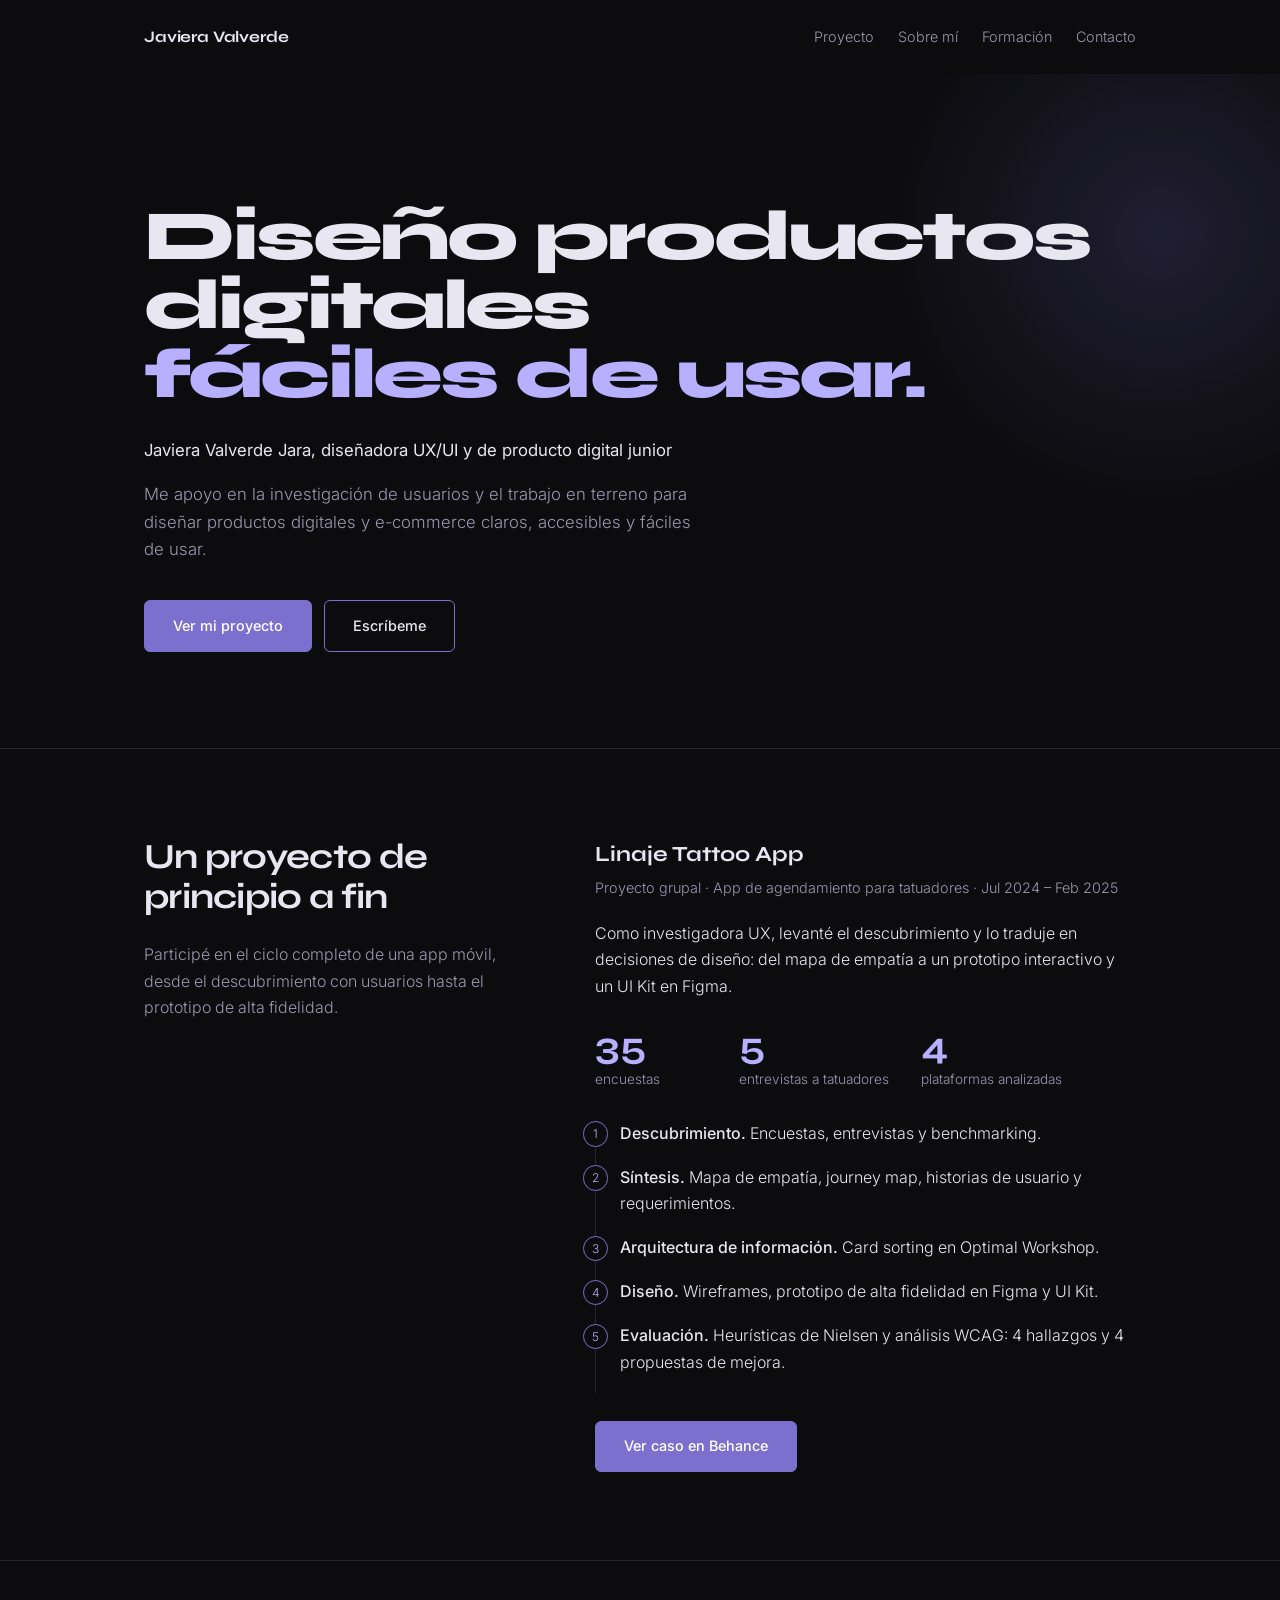
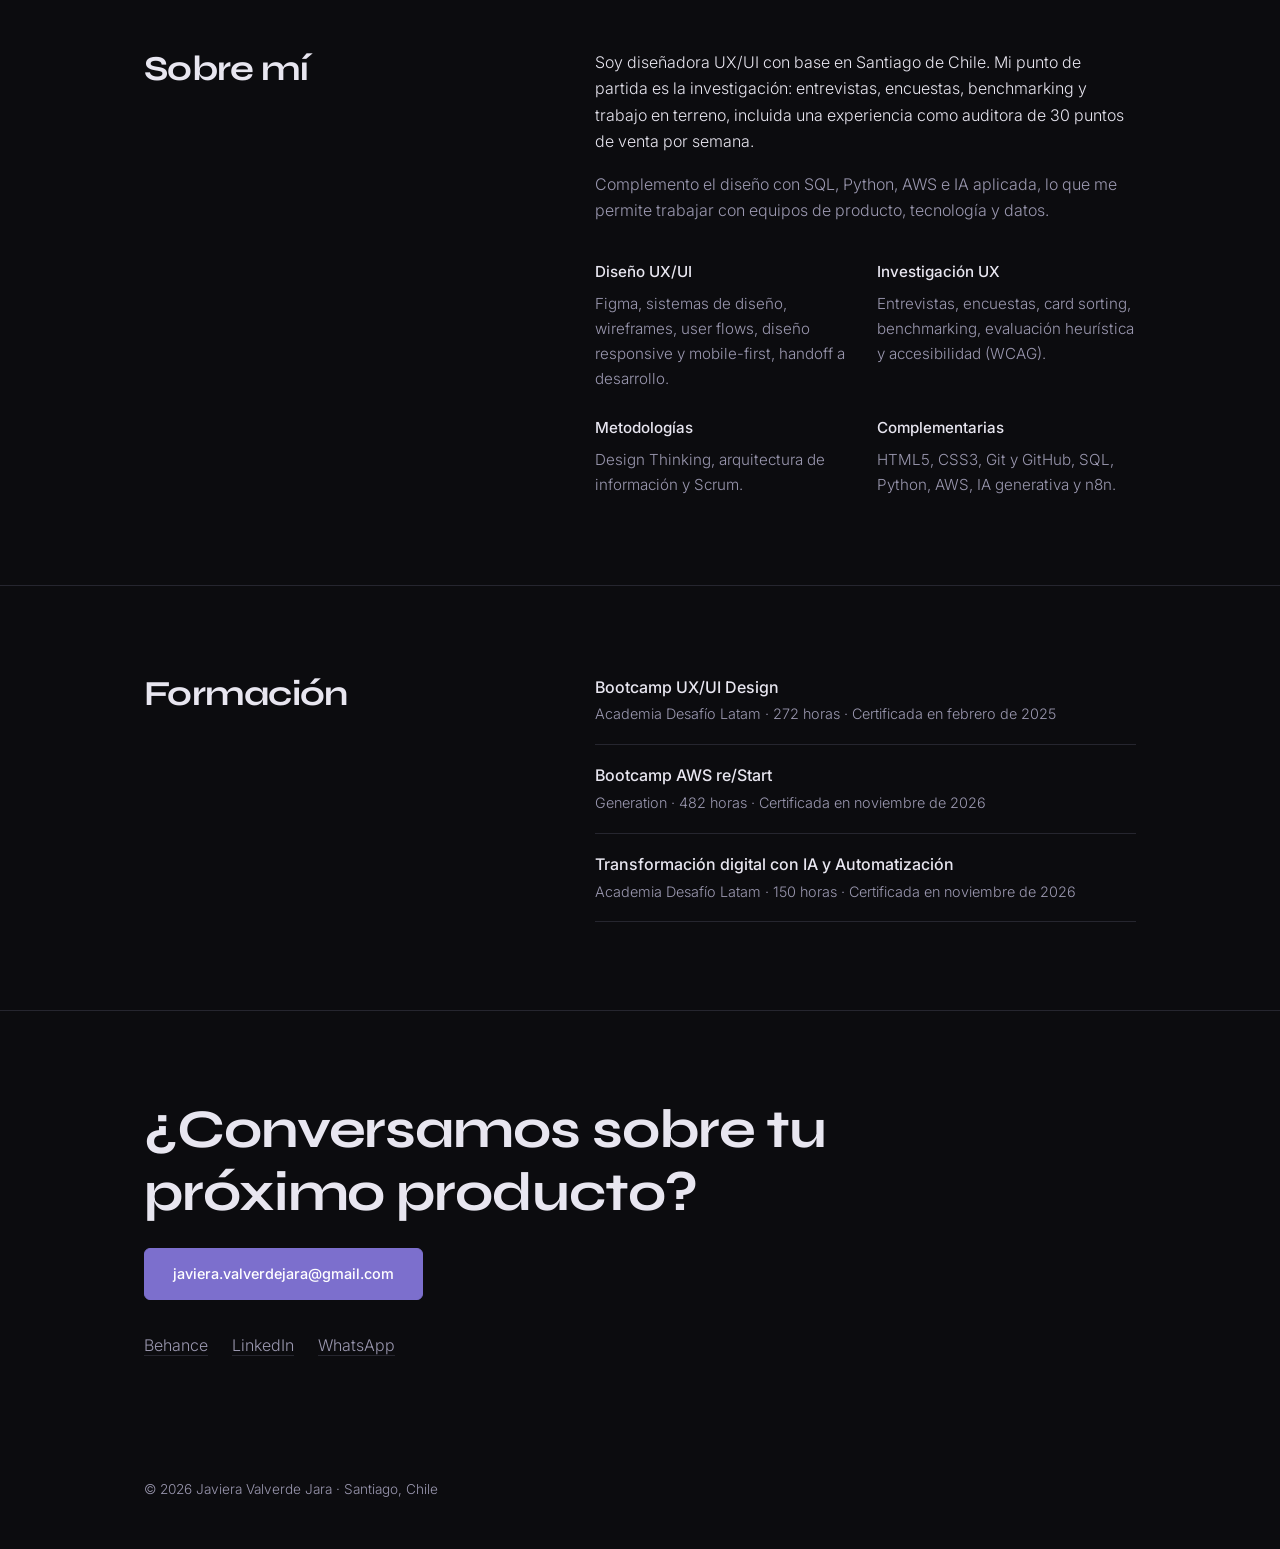
<file: index.html>
<!DOCTYPE html>
<html lang="es">
<head>
  <meta charset="UTF-8" />
  <meta name="viewport" content="width=device-width, initial-scale=1.0" />
  <title>Javiera Valverde Jara — Diseñadora UX/UI y de Producto Digital</title>
  <meta name="description" content="Diseñadora UX/UI junior con base en investigación de usuarios. Portafolio de producto digital, e-commerce y diseño centrado en las personas." />
  <link rel="preconnect" href="https://fonts.googleapis.com" />
  <link rel="preconnect" href="https://fonts.gstatic.com" crossorigin />
  <link href="https://fonts.googleapis.com/css2?family=Syne:wght@700;800&family=Inter:wght@300;400;500&display=swap" rel="stylesheet" />
  <link rel="stylesheet" href="/assets/styles.css" />
  <script src="/assets/main.js" defer></script>
</head>
<body>
  <header>
    <div class="wrap">
      <a class="brand" href="#inicio">Javiera Valverde</a>
      <button class="nav-toggle" type="button" aria-expanded="false" aria-controls="nav-links" aria-label="Menú">
        <span class="bars" aria-hidden="true"></span>
      </button>
      <nav id="nav-links" aria-label="Principal">
        <a href="#proyecto">Proyecto</a>
        <a href="#sobre-mi">Sobre mí</a>
        <a href="#formacion">Formación</a>
        <a href="#contacto">Contacto</a>
      </nav>
    </div>
  </header>

  <main id="inicio">
    <div class="hero">
      <div class="glow" aria-hidden="true"></div>
      <div class="wrap">
        <h1>Diseño productos digitales <span class="l2">fáciles de usar.</span></h1>
        <p class="role">Javiera Valverde Jara, diseñadora UX/UI y de producto digital junior</p>
        <p class="lead">Me apoyo en la investigación de usuarios y el trabajo en terreno para diseñar productos digitales y e-commerce claros, accesibles y fáciles de usar.</p>
        <div class="actions">
          <a class="btn primary" href="#proyecto">Ver mi proyecto</a>
          <a class="btn ghost" href="mailto:javiera.valverdejara@gmail.com">Escríbeme</a>
        </div>
      </div>
    </div>

    <section id="proyecto" class="project">
      <div class="wrap cols">
        <div>
          <h2>Un proyecto de principio a fin</h2>
          <p class="muted">Participé en el ciclo completo de una app móvil, desde el descubrimiento con usuarios hasta el prototipo de alta fidelidad.</p>
        </div>
        <div>
          <h3>Linaje Tattoo App</h3>
          <p class="meta">Proyecto grupal · App de agendamiento para tatuadores · Jul 2024 – Feb 2025</p>
          <p>Como investigadora UX, levanté el descubrimiento y lo traduje en decisiones de diseño: del mapa de empatía a un prototipo interactivo y un UI Kit en Figma.</p>
          <div class="figures">
            <div><strong>35</strong><span>encuestas</span></div>
            <div><strong>5</strong><span>entrevistas a tatuadores</span></div>
            <div><strong>4</strong><span>plataformas analizadas</span></div>
          </div>
          <ol class="steps">
            <li><b>Descubrimiento.</b> Encuestas, entrevistas y benchmarking.</li>
            <li><b>Síntesis.</b> Mapa de empatía, journey map, historias de usuario y requerimientos.</li>
            <li><b>Arquitectura de información.</b> Card sorting en Optimal Workshop.</li>
            <li><b>Diseño.</b> Wireframes, prototipo de alta fidelidad en Figma y UI Kit.</li>
            <li><b>Evaluación.</b> Heurísticas de Nielsen y análisis WCAG: 4 hallazgos y 4 propuestas de mejora.</li>
          </ol>
          <a class="btn primary" href="https://www.behance.net/gallery/250380547/Linaje-Tattoo-App" target="_blank" rel="noopener">Ver caso en Behance</a>
        </div>
      </div>
    </section>

    <section id="sobre-mi">
      <div class="wrap cols">
        <div>
          <h2>Sobre mí</h2>
        </div>
        <div>
          <p>Soy diseñadora UX/UI con base en Santiago de Chile. Mi punto de partida es la investigación: entrevistas, encuestas, benchmarking y trabajo en terreno, incluida una experiencia como auditora de 30 puntos de venta por semana.</p>
          <p class="muted">Complemento el diseño con SQL, Python, AWS e IA aplicada, lo que me permite trabajar con equipos de producto, tecnología y datos.</p>
          <div class="skills" style="margin-top:2.25rem">
            <div><h3>Diseño UX/UI</h3><p>Figma, sistemas de diseño, wireframes, user flows, diseño responsive y mobile-first, handoff a desarrollo.</p></div>
            <div><h3>Investigación UX</h3><p>Entrevistas, encuestas, card sorting, benchmarking, evaluación heurística y accesibilidad (WCAG).</p></div>
            <div><h3>Metodologías</h3><p>Design Thinking, arquitectura de información y Scrum.</p></div>
            <div><h3>Complementarias</h3><p>HTML5, CSS3, Git y GitHub, SQL, Python, AWS, IA generativa y n8n.</p></div>
          </div>
        </div>
      </div>
    </section>

    <section id="formacion">
      <div class="wrap cols">
        <div><h2>Formación</h2></div>
        <ul class="edu">
          <li><b>Bootcamp UX/UI Design</b><span>Academia Desafío Latam · 272 horas · Certificada en febrero de 2025</span></li>
          <li><b>Bootcamp AWS re/Start</b><span>Generation · 482 horas · Certificada en noviembre de 2026</span></li>
          <li><b>Transformación digital con IA y Automatización</b><span>Academia Desafío Latam · 150 horas · Certificada en noviembre de 2026</span></li>
        </ul>
      </div>
    </section>

    <section id="contacto" class="contact">
      <div class="wrap">
        <h2>¿Conversamos sobre tu próximo producto?</h2>
        <a class="btn primary" href="mailto:javiera.valverdejara@gmail.com">javiera.valverdejara@gmail.com</a>
        <div class="links">
          <a href="https://www.behance.net/javieravalverde1" target="_blank" rel="noopener">Behance</a>
          <a href="https://linkedin.com/in/javieravalverde" target="_blank" rel="noopener">LinkedIn</a>
          <a href="https://wa.me/56986107573" target="_blank" rel="noopener">WhatsApp</a>
        </div>
      </div>
    </section>
  </main>

  <footer>
    <div class="wrap">© 2026 Javiera Valverde Jara · Santiago, Chile</div>
  </footer>
</body>
</html>
</file>
<file: assets/styles.css>
:root {
  --bg: #0C0C0F;
  --surface: #14141A;
  --line: #26262F;
  --ink: #E8E6F0;
  --ink-soft: #9B98B0;
  --accent: #7C6FCD;
  --accent2: #B8AFFE;
  --ff-head: 'Syne', system-ui, sans-serif;
  --ff-body: 'Inter', system-ui, sans-serif;
}
*, *::before, *::after { box-sizing: border-box; margin: 0; padding: 0; }
html { scroll-behavior: smooth; }
body {
  background: var(--bg);
  color: var(--ink);
  font-family: var(--ff-body);
  font-weight: 300;
  line-height: 1.65;
  -webkit-font-smoothing: antialiased;
}
a { color: inherit; }
a:focus-visible, .btn:focus-visible { outline: 2px solid var(--accent2); outline-offset: 3px; border-radius: 4px; }
.wrap { max-width: 1040px; margin: 0 auto; padding: 0 1.5rem; }

/* Header */
header { position: relative; z-index: 10; padding: 1.5rem 0; }
header .wrap { display: flex; justify-content: space-between; align-items: center; gap: 1rem; }
.brand { font-family: var(--ff-head); font-weight: 700; text-decoration: none; letter-spacing: -0.01em; }
nav { display: flex; gap: 1.5rem; font-size: 0.9rem; color: var(--ink-soft); }
nav a { text-decoration: none; transition: color 0.2s; }
nav a:hover { color: var(--ink); }

/* Hero */
.hero { position: relative; padding: clamp(4rem, 12vw, 8rem) 0 clamp(3rem, 8vw, 6rem); overflow: hidden; }
.glow {
  position: absolute; width: 560px; height: 560px; right: -160px; top: -120px;
  background: radial-gradient(circle, rgba(124,111,205,0.18) 0%, transparent 70%);
  pointer-events: none;
}
.hero h1 {
  position: relative;
  font-family: var(--ff-head);
  font-weight: 800;
  font-size: clamp(2.4rem, 6.5vw, 4.4rem);
  line-height: 0.98;
  letter-spacing: -0.04em;
  margin-bottom: 1.75rem;
}
.hero h1 { text-wrap: balance; }
.hero h1 .l2 { color: var(--accent2); }
.role { font-size: 1.05rem; color: var(--ink); margin-bottom: 0.75rem; font-weight: 400; }
.lead { max-width: 60ch; text-wrap: pretty; color: var(--ink-soft); font-size: 1.05rem; margin-bottom: 2.25rem; }
.actions { display: flex; flex-wrap: wrap; gap: 0.75rem; }
.btn {
  display: inline-block; padding: 0.8rem 1.75rem; border-radius: 6px;
  font-size: 0.9rem; font-weight: 500; text-decoration: none;
  border: 1px solid var(--accent); transition: background 0.2s, color 0.2s, border-color 0.2s;
}
.btn.primary { background: var(--accent); color: #fff; }
.btn.primary:hover { background: var(--accent2); color: #0C0C0F; border-color: var(--accent2); }
.btn.ghost { color: var(--ink); }
.btn.ghost:hover { border-color: var(--accent2); color: var(--accent2); }

/* Entrada del hero: la única animación de carga */
@media (prefers-reduced-motion: no-preference) {
  .hero h1 { animation: rise 0.9s cubic-bezier(.2,.7,.2,1) both; }
  @keyframes rise { from { opacity: 0; transform: translateY(28px); } to { opacity: 1; transform: none; } }
}

/* Secciones */
section { padding: clamp(3rem, 8vw, 5.5rem) 0; border-top: 1px solid var(--line); }
h2 { font-family: var(--ff-head); font-size: clamp(1.6rem, 4vw, 2.2rem); letter-spacing: -0.02em; line-height: 1.15; margin-bottom: 1.5rem; }
.cols { display: grid; grid-template-columns: 1fr; gap: 2.5rem; }
@media (min-width: 820px) { .cols { grid-template-columns: 5fr 7fr; gap: 4rem; } }
p + p { margin-top: 1rem; }
.muted { color: var(--ink-soft); }

/* Proyecto */
.project h3 { font-family: var(--ff-head); font-size: 1.35rem; margin-bottom: 0.25rem; }
.meta { color: var(--ink-soft); font-size: 0.9rem; margin-bottom: 1.25rem; }
.figures { display: flex; flex-wrap: wrap; gap: 2rem; margin: 1.75rem 0; }
.figures div { min-width: 7rem; }
.figures strong { display: block; font-family: var(--ff-head); font-size: 2.4rem; line-height: 1; color: var(--accent2); }
.figures span { font-size: 0.85rem; color: var(--ink-soft); }
.steps { list-style: none; counter-reset: s; border-left: 1px solid var(--line); padding-left: 1.5rem; margin: 1.75rem 0; }
.steps li { counter-increment: s; position: relative; padding-bottom: 1.1rem; }
.steps li::before {
  content: counter(s); position: absolute; left: calc(-1.5rem - 0.8rem); top: 0.1rem;
  width: 1.6rem; height: 1.6rem; border-radius: 50%; background: var(--bg);
  border: 1px solid var(--accent); color: var(--accent2); font-size: 0.75rem;
  display: grid; place-items: center;
}
.steps b { font-weight: 500; }

/* Habilidades */
.skills { display: grid; gap: 1.5rem; }
@media (min-width: 700px) { .skills { grid-template-columns: 1fr 1fr; } }
.skills h3 { font-size: 0.95rem; font-weight: 500; margin-bottom: 0.4rem; }
.skills p { color: var(--ink-soft); font-size: 0.95rem; }

/* Formación */
.edu { list-style: none; }
.edu li { padding: 1.1rem 0; border-bottom: 1px solid var(--line); display: grid; gap: 0.15rem; }
.edu li:first-child { padding-top: 0; }
.edu b { font-weight: 500; }
.edu span { color: var(--ink-soft); font-size: 0.9rem; }

/* Contacto */
.contact h2 { font-size: clamp(2rem, 6vw, 3.4rem); max-width: 18ch; }
.links { display: flex; flex-wrap: wrap; gap: 1.5rem; margin-top: 2rem; }
.links a { color: var(--ink-soft); text-decoration: underline; text-underline-offset: 4px; text-decoration-color: var(--line); transition: color 0.2s, text-decoration-color 0.2s; }
.links a:hover { color: var(--accent2); text-decoration-color: var(--accent2); }
footer { padding: 2rem 0 3rem; color: var(--ink-soft); font-size: 0.85rem; }

/* Menú hamburguesa (móvil) — funciona con assets/main.js */
.nav-toggle {
  display: none;
  width: 2.75rem; height: 2.75rem;
  align-items: center; justify-content: center;
  background: transparent; border: 1px solid var(--line); border-radius: 6px;
  color: var(--ink); cursor: pointer;
}
.nav-toggle:hover { border-color: var(--accent2); }
.nav-toggle:focus-visible { outline: 2px solid var(--accent2); outline-offset: 3px; }
.nav-toggle .bars, .nav-toggle .bars::before, .nav-toggle .bars::after {
  display: block; width: 1.2rem; height: 2px; background: currentColor; border-radius: 2px;
  transition: transform 0.2s, background 0.2s;
}
.nav-toggle .bars { position: relative; }
.nav-toggle .bars::before, .nav-toggle .bars::after { content: ""; position: absolute; left: 0; }
.nav-toggle .bars::before { top: -6px; }
.nav-toggle .bars::after  { top: 6px; }
.nav-toggle[aria-expanded="true"] .bars { background: transparent; }
.nav-toggle[aria-expanded="true"] .bars::before { transform: translateY(6px) rotate(45deg); }
.nav-toggle[aria-expanded="true"] .bars::after  { transform: translateY(-6px) rotate(-45deg); }

@media (max-width: 700px) {
  .nav-toggle { display: inline-flex; }
  #nav-links {
    display: none;
    position: absolute; top: 100%; left: 0; right: 0;
    flex-direction: column; gap: 0;
    background: var(--surface);
    border-top: 1px solid var(--line); border-bottom: 1px solid var(--line);
    padding: 0.5rem 1.5rem;
  }
  #nav-links.is-open { display: flex; }
  #nav-links a { padding: 0.9rem 0; font-size: 1rem; border-bottom: 1px solid var(--line); }
  #nav-links a:last-child { border-bottom: 0; }
}
</file>
